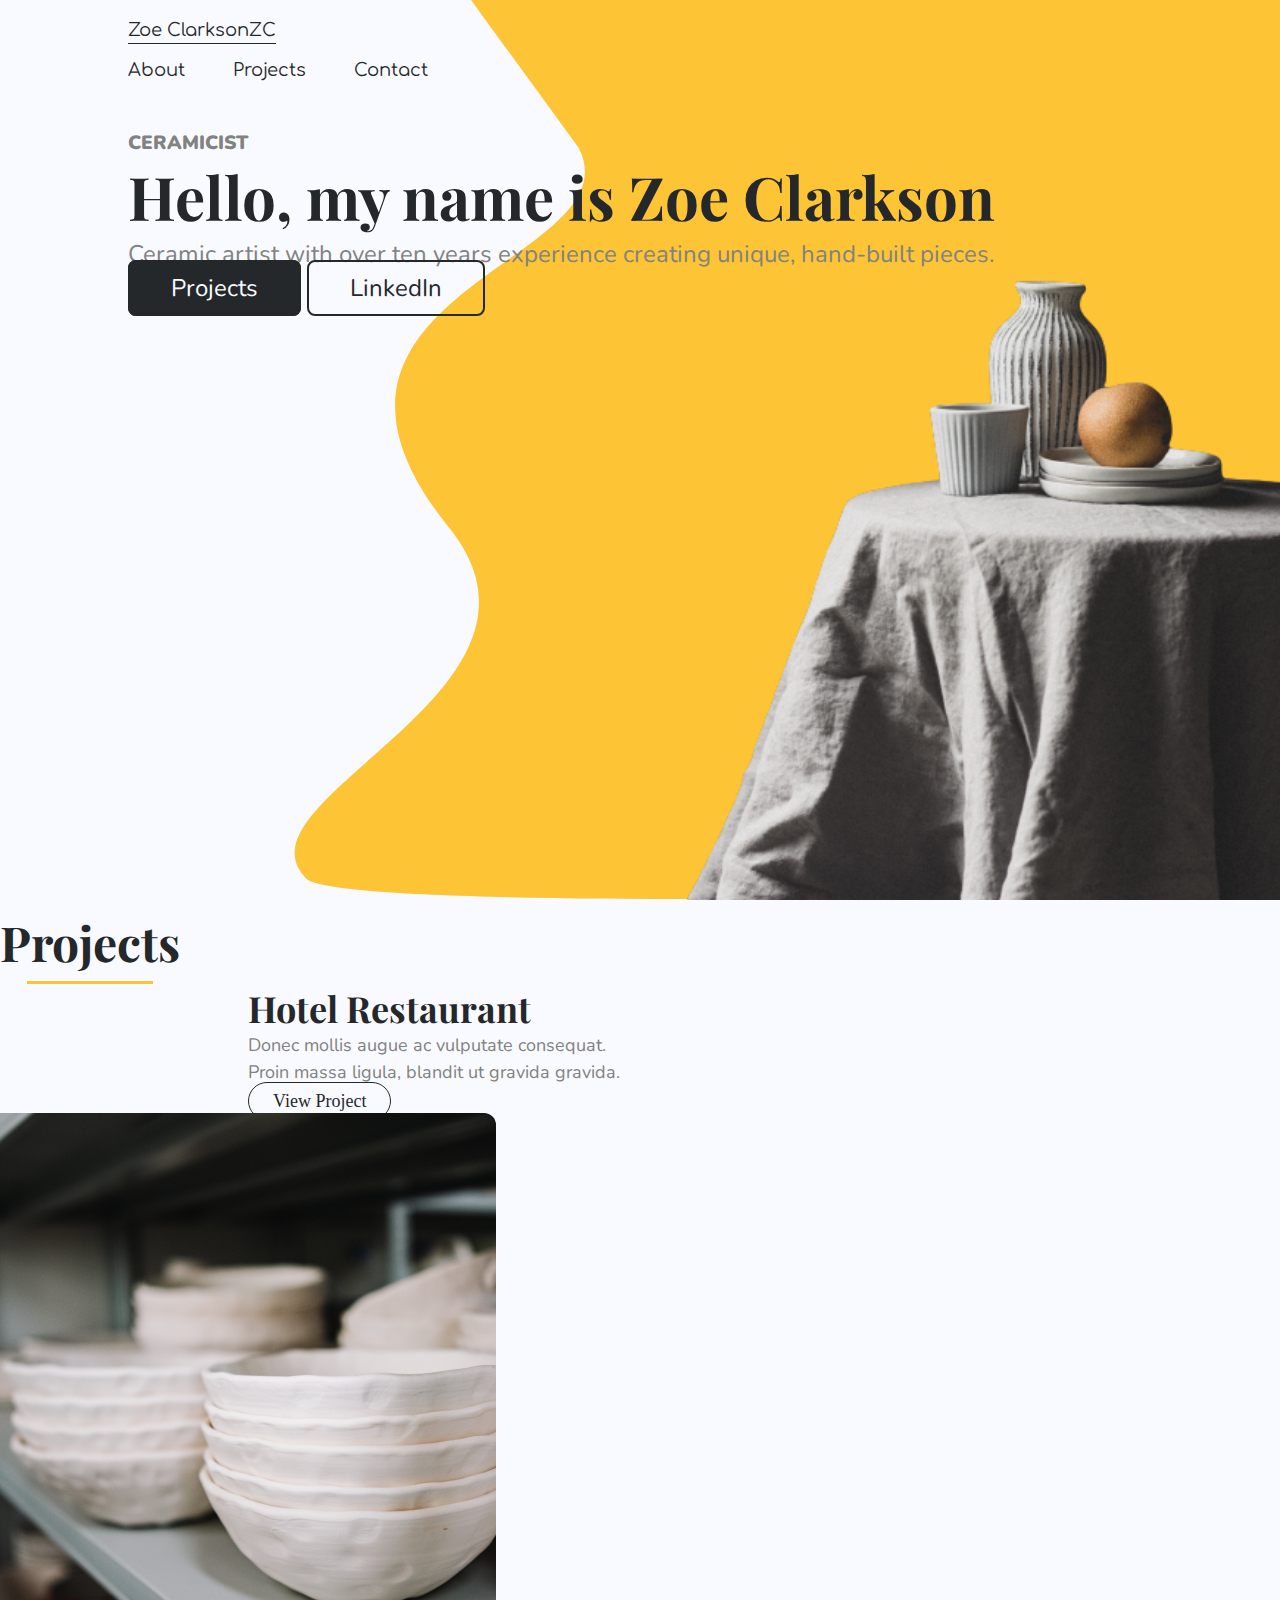
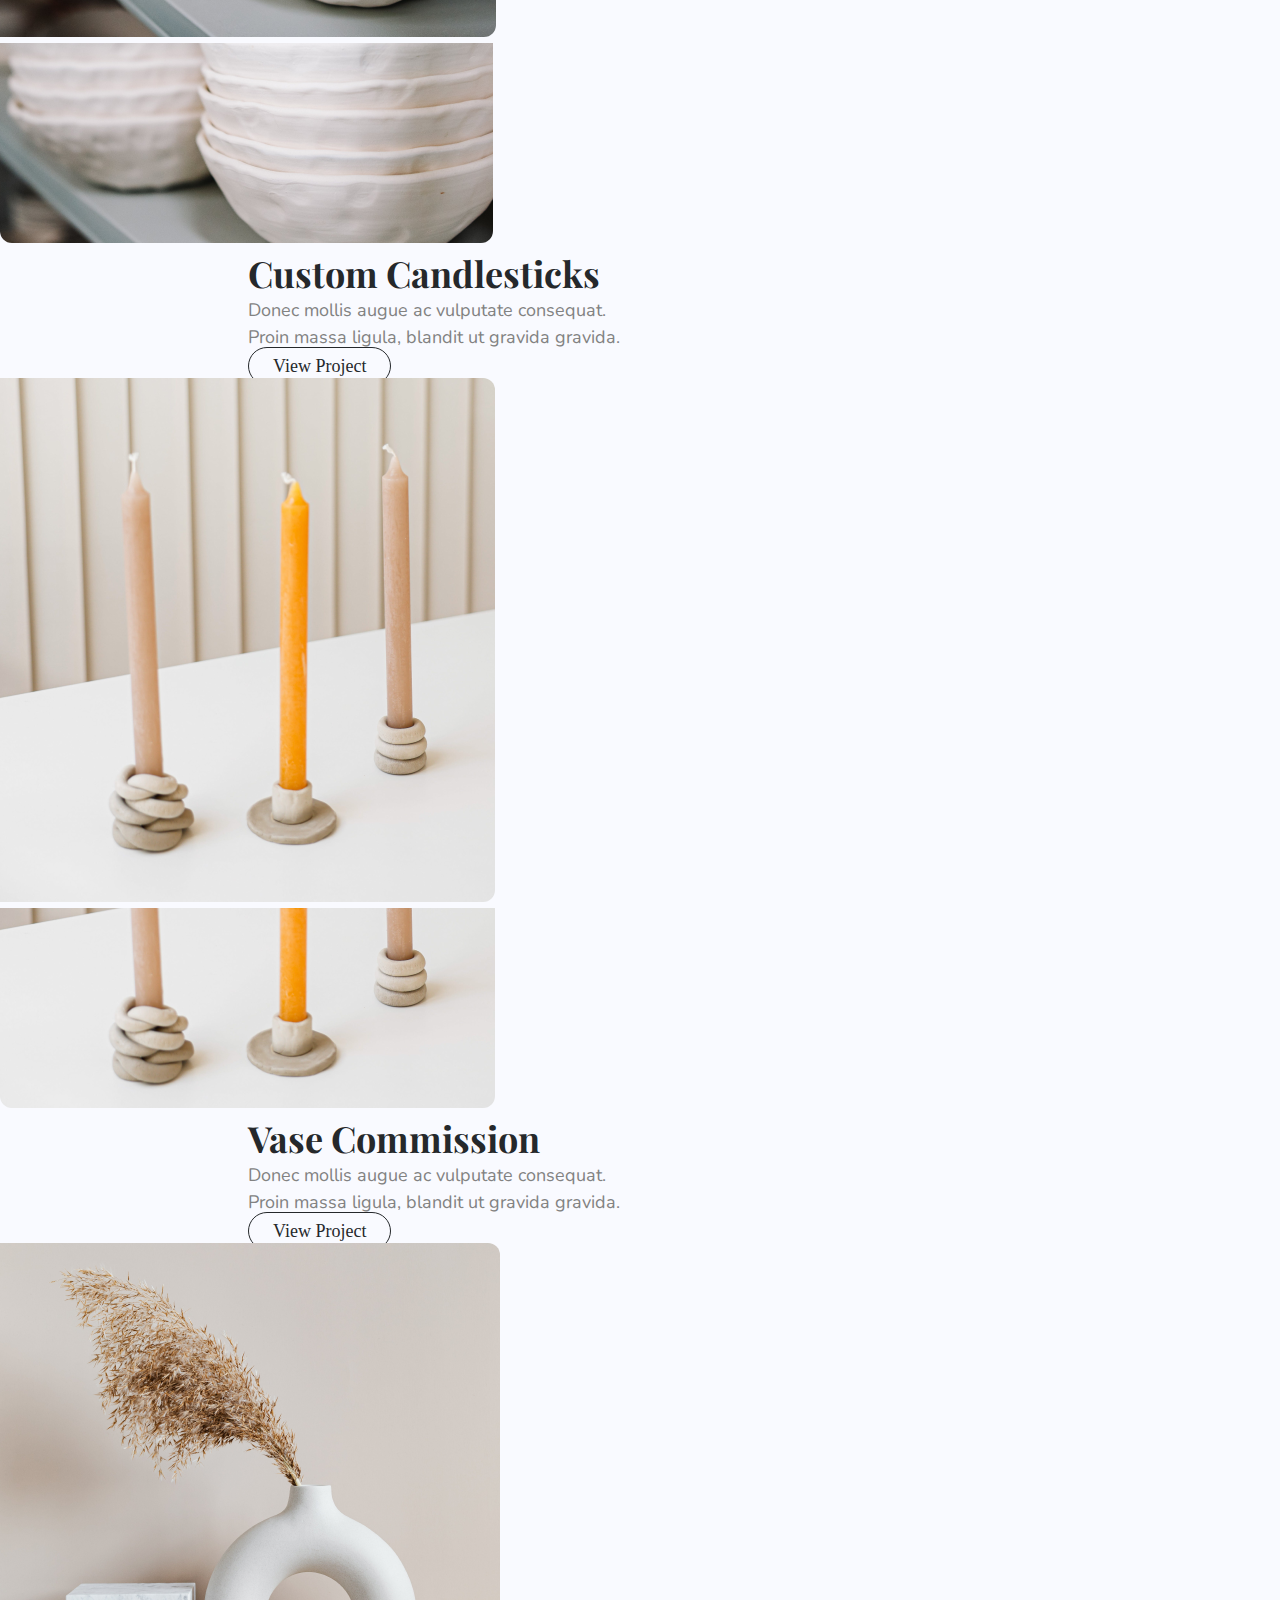
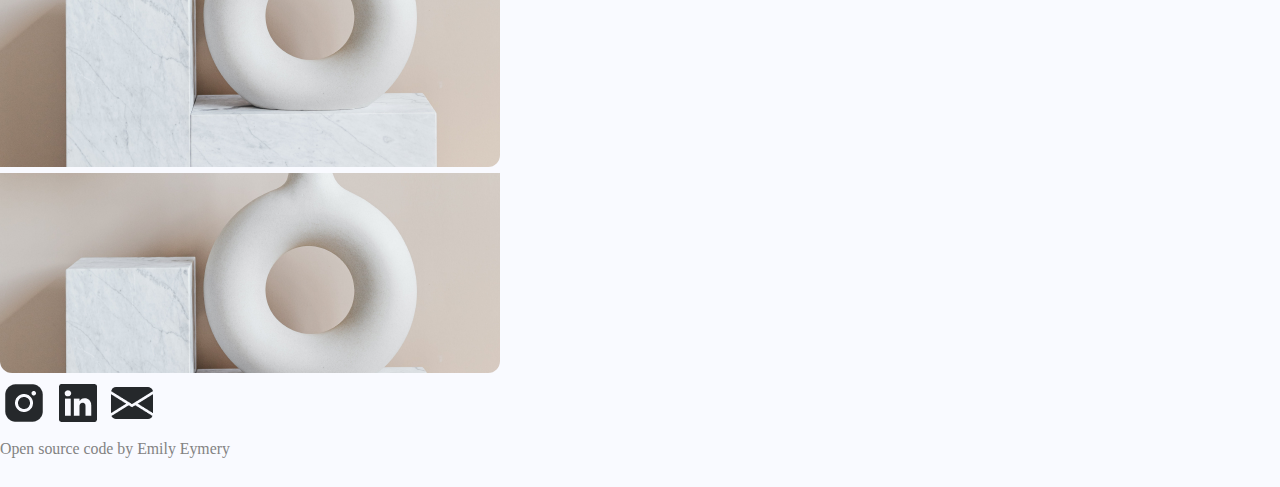
<file: index.html>
<!DOCTYPE html>
<html lang="en">
  <head>
    <meta charset="UTF-8" />
    <meta name="viewport" content="width=device-width, initial-scale=1.0" />
    <meta name="description" content="Zoe Clarkson is a UK based Ceramicist" />
    <title>Ceramicist - Zoe Clarkson</title>
    <link rel="icon" type="image/x-icon" href="/images/favicon.ico" />

    <link
      href="https://cdn.jsdelivr.net/npm/bootstrap@5.3.2/dist/css/bootstrap.min.css"
      rel="stylesheet"
      integrity="sha384-T3c6CoIi6uLrA9TneNEoa7RxnatzjcDSCmG1MXxSR1GAsXEV/Dwwykc2MPK8M2HN"
      crossorigin="anonymous"
    />
    <script
      src="https://cdn.jsdelivr.net/npm/bootstrap@5.3.2/dist/js/bootstrap.bundle.min.js"
      integrity="sha384-C6RzsynM9kWDrMNeT87bh95OGNyZPhcTNXj1NW7RuBCsyN/o0jlpcV8Qyq46cDfL"
      crossorigin="anonymous"
    ></script>
    <link rel="stylesheet" href="styles.css" />
    <link rel="preconnect" href="https://fonts.googleapis.com" />
    <link rel="preconnect" href="https://fonts.gstatic.com" crossorigin />
    <link
      href="https://fonts.googleapis.com/css2?family=Comfortaa:wght@700&family=Nunito&family=Playfair+Display:wght@700&display=swap"
      rel="stylesheet"
    />
  </head>
  <body>
    <div class="container-fluid">
      <div class="img-ctr">
        <img src="/images/yellow-bg.svg" class="image-fluid hero-bg" />
        <img
          class="image-fluid hero-img"
          src="/images/hero_img.png"
          alt="Ceramic objects and an orange on a table"
        />
      </div>
      <div class="navbar d-flex justify-content-between">
        <ul class="p-0">
          <li class="d-none d-md-block">
            <a href="/index.html" class="current-page" title="Homepage"
              >Zoe Clarkson</a
            >
          </li>
          <li class="d-md-none">
            <a href="/index.html" class="current-page" title="Homepage">ZC</a>
          </li>
        </ul>
        <ul class="right-nav">
          <li>
            <a href="/about.html" title="About Zoe">About</a>
          </li>
          <li>
            <a href="/index.html#projects" title="Projects">Projects</a>
          </li>
          <li>
            <a href="/contact.html" title="Contact Zoe">Contact</a>
          </li>
        </ul>
      </div>
      <div class="hero">
        <div class="text-ctr row">
          <div
            class="col-lg-6 hero-txt d-flex flex-column justify-content-center"
          >
            <h2>Ceramicist</h2>
            <h1 class="mb-4">Hello, my name is Zoe Clarkson</h1>
            <p class="mb-4">
              Ceramic artist with over ten years experience creating unique,
              hand-built pieces.
            </p>
            <div class="hero-btns d-flex">
              <a
                class="accent-btn me-2"
                href="/index.html#projects"
                title="Projects"
                >Projects</a
              >
              <a
                class="regular-btn"
                target="_blank"
                href="https://www.linkedin.com/"
                title="Linkedin"
                >LinkedIn</a
              >
            </div>
          </div>
        </div>
      </div>
      <div class="row">
        <div class="col text-center pt-5 projects-title">
          <h3 id="projects" class="mb-5">Projects</h3>
        </div>
      </div>
      <div class="row">
        <div class="col d-flex justify-content-center">
          <div
            class="card shadow-sm border border-0 mb-5"
            style="max-width: 70%"
          >
            <div class="row g-0">
              <div class="col-md-6 text-col">
                <div class="card-body">
                  <h4 class="card-title mb-3">Hotel Restaurant</h4>
                  <p class="card-text mb-3">
                    Donec mollis augue ac vulputate consequat. Proin massa
                    ligula, blandit ut gravida gravida.
                  </p>
                  <div>
                    <a
                      href="#"
                      class="regular-btn round-btn"
                      title="View Restaurant Project"
                      >View Project</a
                    >
                  </div>
                </div>
              </div>
              <div class="col-md-6">
                <img
                  src="/images/hotelrestaurant.png"
                  class="d-none d-md-block img-fluid card-img-right"
                  alt="White, stacked, ceramic vases"
                />
                <img
                  class="d-md-none img-fluid card-img-btm"
                  src="/images/hotelrestaurantcropped.png"
                  alt="White, stacked, ceramic vases"
                />
              </div>
            </div>
          </div>
        </div>
      </div>
      <div class="row">
        <div class="col d-flex justify-content-center">
          <div
            class="card shadow-sm border border-0 mb-5"
            style="max-width: 70%"
          >
            <div class="row g-0">
              <div class="col-md-6 text-col">
                <div class="card-body">
                  <h4 class="card-title mb-3">Custom Candlesticks</h4>
                  <p class="card-text mb-3">
                    Donec mollis augue ac vulputate consequat. Proin massa
                    ligula, blandit ut gravida gravida.
                  </p>
                  <div>
                    <a
                      href="#"
                      class="regular-btn round-btn"
                      title="View Candlestick Project"
                      >View Project</a
                    >
                  </div>
                </div>
              </div>
              <div class="col-md-6">
                <img
                  src="/images/candlestick.png"
                  class="d-none d-md-block img-fluid card-img-right"
                  alt="Ceramic candlestick holders and candles"
                />
                <img
                  class="d-md-none img-fluid card-img-btm"
                  src="/images/candlestickcropped.png"
                  alt="Ceramic candlestick holders and candles"
                />
              </div>
            </div>
          </div>
        </div>
      </div>
      <div class="row">
        <div class="col d-flex justify-content-center">
          <div
            class="card shadow-sm border border-0 mb-5"
            style="max-width: 70%"
          >
            <div class="row g-0">
              <div class="col-md-6 text-col">
                <div class="card-body">
                  <h4 class="card-title mb-3">Vase Commission</h4>
                  <p class="card-text mb-3">
                    Donec mollis augue ac vulputate consequat. Proin massa
                    ligula, blandit ut gravida gravida.
                  </p>
                  <div>
                    <a
                      href="#"
                      class="regular-btn round-btn"
                      title="View Vase Project"
                      >View Project</a
                    >
                  </div>
                </div>
              </div>
              <div class="col-md-6">
                <img
                  src="/images/vase.png"
                  class="d-none d-md-block img-fluid card-img-right"
                  alt="White, round, ceramic vase holding dried wheat"
                />
                <img
                  class="d-md-none img-fluid card-img-btm"
                  src="/images/vasecropped.png"
                  alt="White, round, ceramic vase holding dried wheat"
                />
              </div>
            </div>
          </div>
        </div>
      </div>
      <footer class="text-center">
        <div class="d-flex justify-content-center mb-3">
          <a
            href="https://www.instagram.com/"
            target="_blank"
            title="Instagram"
          >
            <img
              class="m-2 image-fluid"
              src="/images/insta.png"
              alt="Instagram icon"
            />
          </a>
          <a href="https://www.linkedin.com/" target="_blank" title="Linkedin">
            <img
              class="m-2 image-fluid"
              src="/images/linkedin.png"
              alt="Linkedin icon"
            />
          </a>
          <a href="mailto:zoe@fakeemail.co" title="Email">
            <img class="m-2" src="/images/mail.png" alt="Email icon" />
          </a>
        </div>

        <small
          ><a
            href="https://github.com/em-wb/sc-portfolio"
            target="_blank"
            title="GitHub"
            >Open source code</a
          >
          by Emily Eymery</small
        >
        <br />
        <br />
      </footer>
    </div>
  </body>
</html>
</file>
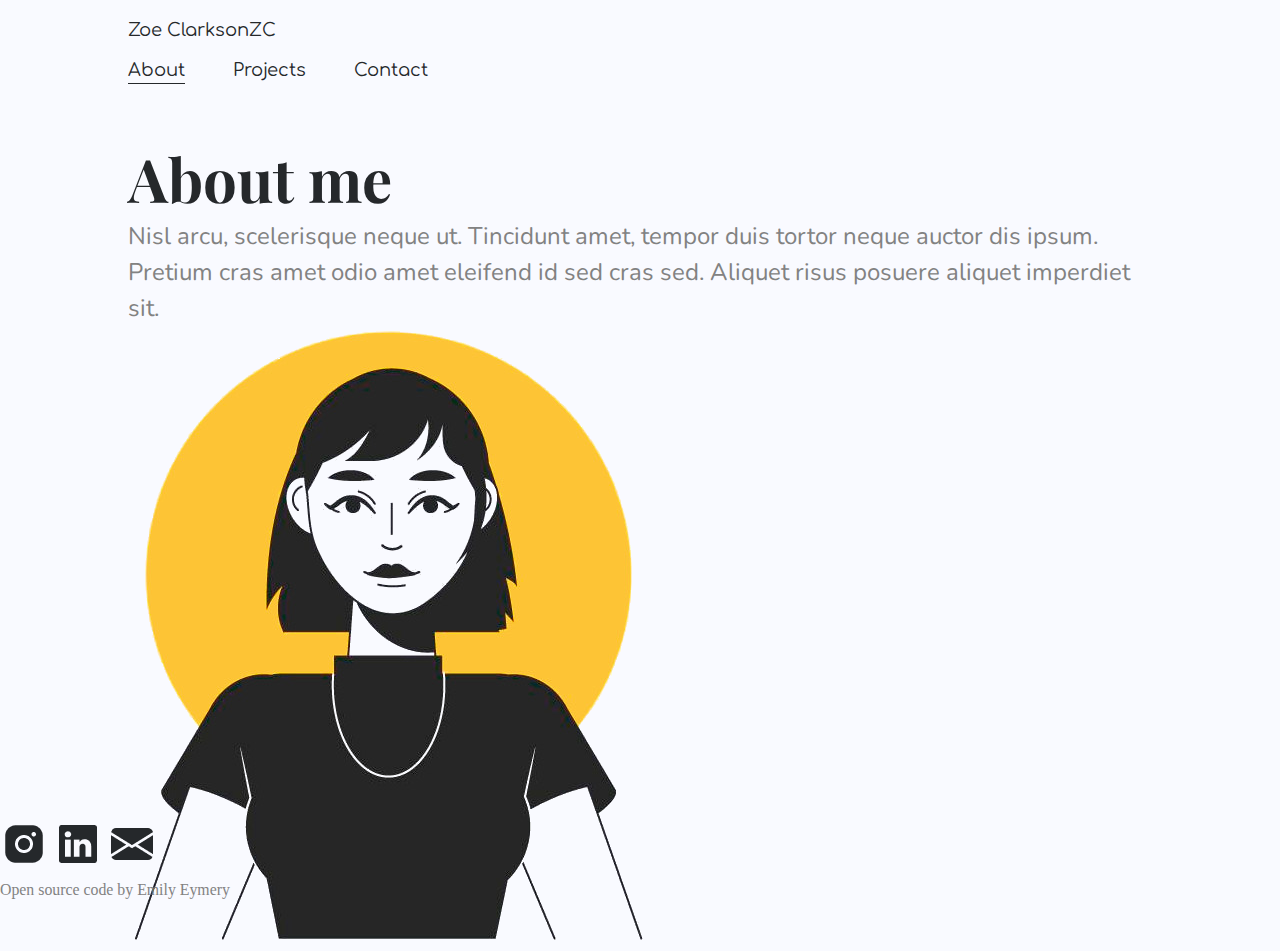
<file: about.html>
<!DOCTYPE html>
<html lang="en">
  <head>
    <meta charset="UTF-8" />
    <meta name="viewport" content="width=device-width, initial-scale=1.0" />
    <meta
      name="description"
      content="About Zoe Clarkson - UK based Ceramicist"
    />
    <title>Ceramicist - About Zoe Clarkson</title>
    <link rel="icon" type="image/x-icon" href="/images/favicon.ico" />

    <link
      href="https://cdn.jsdelivr.net/npm/bootstrap@5.3.2/dist/css/bootstrap.min.css"
      rel="stylesheet"
      integrity="sha384-T3c6CoIi6uLrA9TneNEoa7RxnatzjcDSCmG1MXxSR1GAsXEV/Dwwykc2MPK8M2HN"
      crossorigin="anonymous"
    />
    <script
      src="https://cdn.jsdelivr.net/npm/bootstrap@5.3.2/dist/js/bootstrap.bundle.min.js"
      integrity="sha384-C6RzsynM9kWDrMNeT87bh95OGNyZPhcTNXj1NW7RuBCsyN/o0jlpcV8Qyq46cDfL"
      crossorigin="anonymous"
    ></script>
    <link rel="stylesheet" href="styles.css" />
    <link rel="preconnect" href="https://fonts.googleapis.com" />
    <link rel="preconnect" href="https://fonts.gstatic.com" crossorigin />
    <link
      href="https://fonts.googleapis.com/css2?family=Comfortaa:wght@700&family=Nunito&family=Playfair+Display:wght@700&display=swap"
      rel="stylesheet"
    />
  </head>
  <body>
    <div class="container-fluid p-0 m-0">
      <div class="navbar d-flex space-around">
        <ul class="p-0">
          <li class="d-none d-md-block">
            <a href="/index.html" title="Homepage">Zoe Clarkson</a>
          </li>
          <li class="d-md-none">
            <a href="/index.html" title="Homepage">ZC</a>
          </li>
        </ul>
        <ul class="right-nav">
          <li>
            <a href="/about.html" class="current-page" title="About Zoe"
              >About</a
            >
          </li>
          <li>
            <a href="/index.html#projects" title="Projects">Projects</a>
          </li>
          <li>
            <a href="/contact.html" title="Contact Zoe">Contact</a>
          </li>
        </ul>
      </div>
      <div class="row page-ctr">
        <div
          class="about-txt col-lg-6 d-flex flex-column justify-content-center"
        >
          <h1 class="mb-4">About me</h1>
          <p>
            Nisl arcu, scelerisque neque ut. Tincidunt amet, tempor duis tortor
            neque auctor dis ipsum. Pretium cras amet odio amet eleifend id sed
            cras sed. Aliquet risus posuere aliquet imperdiet sit.
          </p>
        </div>
        <div class="col-lg-6 d-flex justify-content-center">
          <img
            class="image-fluid about-img"
            src="/images/face.png"
            alt="Illustrated headshot of a woman with short black hair"
          />
        </div>
      </div>

      <footer class="text-center">
        <div class="d-flex justify-content-center mb-3">
          <a
            href="https://www.instagram.com/"
            target="_blank"
            title="Instagram"
          >
            <img
              class="m-2 image-fluid"
              src="/images/insta.png"
              alt="Instagram icon"
            />
          </a>
          <a href="https://www.linkedin.com/" target="_blank" title="LinkedIn">
            <img
              class="m-2 image-fluid"
              src="/images/linkedin.png"
              alt="Linkedin icon"
            />
          </a>
          <a href="mailto:zoe@fakeemail.co" title="Email">
            <img class="m-2" src="/images/mail.png" alt="Email icon" />
          </a>
        </div>

        <small
          ><a
            href="https://github.com/em-wb/sc-portfolio"
            target="_blank"
            title="GitHub"
            >Open source code</a
          >
          by Emily Eymery</small
        >
        <br />
        <br />
      </footer>
    </div>
  </body>
</html>
</file>
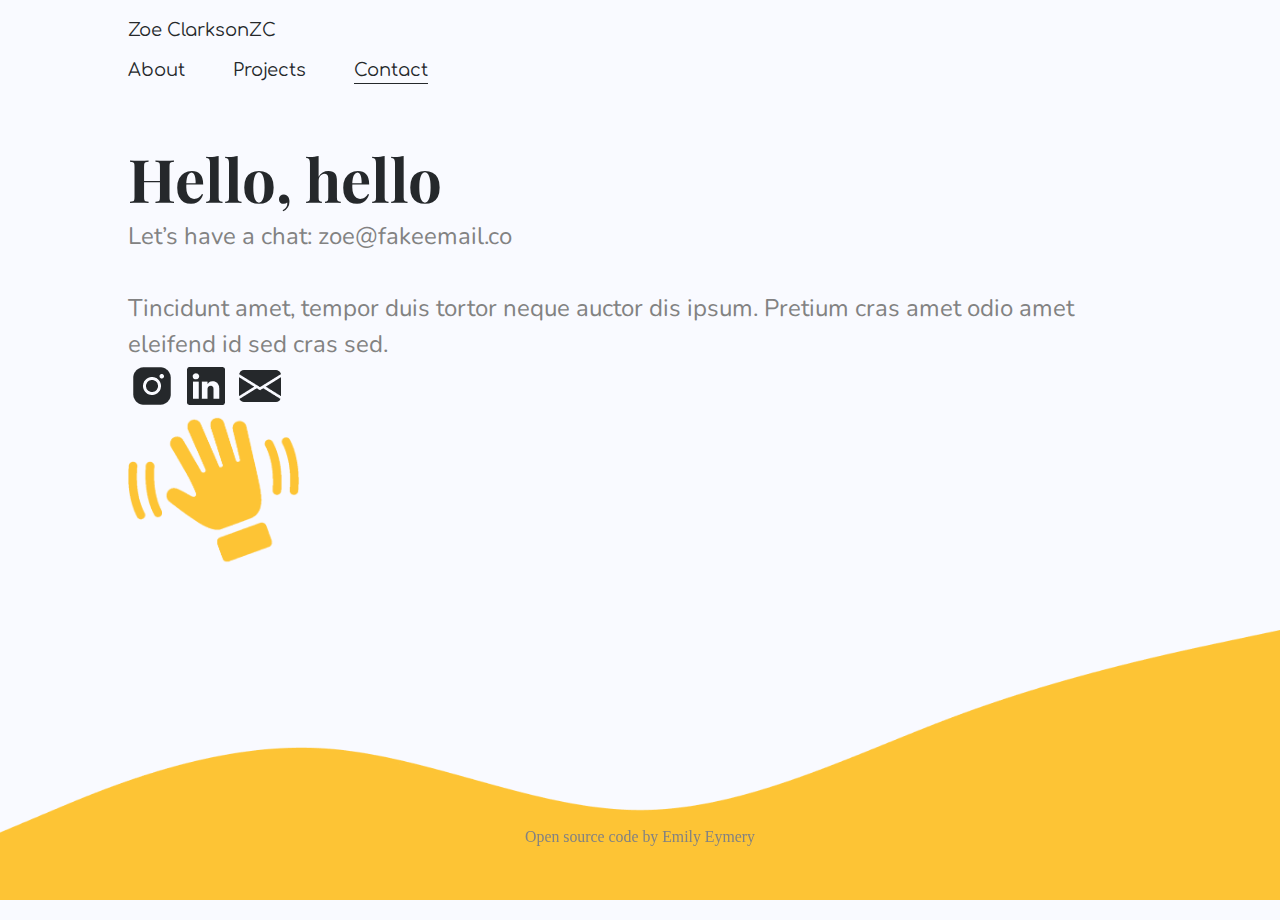
<file: contact.html>
<!DOCTYPE html>
<html lang="en">
  <head>
    <meta charset="UTF-8" />
    <meta name="viewport" content="width=device-width, initial-scale=1.0" />
    <meta
      name="description"
      content="Contact Zoe Clarkson - UK based Ceramicist"
    />
    <title>Ceramicist - Contact Zoe Clarkson</title>
    <link rel="icon" type="image/x-icon" href="/images/favicon.ico" />

    <link
      href="https://cdn.jsdelivr.net/npm/bootstrap@5.3.2/dist/css/bootstrap.min.css"
      rel="stylesheet"
      integrity="sha384-T3c6CoIi6uLrA9TneNEoa7RxnatzjcDSCmG1MXxSR1GAsXEV/Dwwykc2MPK8M2HN"
      crossorigin="anonymous"
    />
    <script
      src="https://cdn.jsdelivr.net/npm/bootstrap@5.3.2/dist/js/bootstrap.bundle.min.js"
      integrity="sha384-C6RzsynM9kWDrMNeT87bh95OGNyZPhcTNXj1NW7RuBCsyN/o0jlpcV8Qyq46cDfL"
      crossorigin="anonymous"
    ></script>
    <link rel="stylesheet" href="styles.css" />
    <link rel="preconnect" href="https://fonts.googleapis.com" />
    <link rel="preconnect" href="https://fonts.gstatic.com" crossorigin />
    <link
      href="https://fonts.googleapis.com/css2?family=Comfortaa:wght@700&family=Nunito&family=Playfair+Display:wght@700&display=swap"
      rel="stylesheet"
    />
  </head>
  <body>
    <div class="container-fluid p-0 d-flex flex-column justify-content-between">
      <div class="navbar d-flex space-around">
        <ul class="p-0">
          <li class="d-none d-md-block">
            <a href="/index.html" title="Homepage">Zoe Clarkson</a>
          </li>
          <li class="d-md-none">
            <a href="/index.html" title="Homepage">ZC</a>
          </li>
        </ul>
        <ul class="right-nav">
          <li>
            <a href="/about.html" title="About Zoe">About</a>
          </li>
          <li>
            <a href="/index.html#projects" title="Projects">Projects</a>
          </li>
          <li>
            <a href="/contact.html" class="current-page" title="Contact Zoe"
              >Contact</a
            >
          </li>
        </ul>
      </div>

      <div class="page-ctr row d-flex align-items-center mb-5">
        <div class="about-contact-txt col-lg-6 d-flex">
          <div>
            <h1 class="mb-4">Hello, hello</h1>
            <p>
              Let’s have a chat: zoe@fakeemail.co <br />
              <br />
              Tincidunt amet, tempor duis tortor neque auctor dis ipsum. Pretium
              cras amet odio amet eleifend id sed cras sed.
            </p>
            <div class="contact-icons d-flex justify-content-start">
              <a
                href="https://www.instagram.com/"
                target="_blank"
                title="Instagram"
              >
                <img
                  class="ml-0 mr-2 mt-2 mb-2 image-fluid"
                  src="/images/insta.png"
                  alt="Instagram icon"
                />
              </a>
              <a
                href="https://www.linkedin.com/"
                target="_blank"
                title="LinkedIn"
              >
                <img
                  class="m-2 image-fluid"
                  src="/images/linkedin.png"
                  alt="Linkedin icon"
                />
              </a>
              <a href="mailto:zoe@fakeemail.co" title="Email">
                <img class="m-2" src="/images/mail.png" alt="Email icon" />
              </a>
            </div>
          </div>
        </div>
        <div class="col-lg-6">
          <img
            class="waving-img image-fluid ms-5"
            src="/images/waving.png"
            alt="Yellow waving hand icon"
          />
        </div>
      </div>

      <footer
        class="contact-footer d-flex align-items-center justify-content-center"
      >
        <small class="contact-footer-text"
          ><a
            href="https://github.com/em-wb/sc-portfolio"
            target="_blank"
            title="GitHub"
            >Open source code</a
          >
          by Emily Eymery</small
        >
        <br />
        <br />
      </footer>
    </div>
  </body>
</html>
</file>
<file: styles.css>
:root {
  --heading-font: "Playfair Display", serif;
  --main-font: "Nunito", sans-serif;
  --nav-font: "Comfortaa", sans-serif;
  --main-color: #25282b;
  --body-color: #828282;
  --accent-color: #fdc435;
  --bg-color: #f9faff;
}

html {
  font-size: 24px;
}

* {
  margin: 0;
  padding: 0;
  box-sizing: border-box;
}

body {
  background-color: var(--bg-color);
  color: var(--main-color);
}

h1 {
  font-size: 2.5rem;
}

h2 {
  color: var(--body-color);
  font-family: var(--main-font);
  text-transform: uppercase;
  font-size: 0.8rem;
  font-weight: 900;
}

h1,
h4 {
  color: var(--main-color);
  font-family: var(--heading-font);
}

h4 {
  font-size: 1.5rem;
}

p {
  color: var(--body-color);
  font-family: var(--main-font);
  line-height: 150%;
  font-size: 1rem;
}

a {
  text-decoration: none;
  color: var(--main-color);
  transition: all ease-in-out 150ms;
}

a:visited {
  color: var(--main-color);
  text-decoration: none;
}

a:hover {
  cursor: pointer;
  opacity: 70%;
}

ul {
  display: flex;
  margin: 20px 0;
}

li {
  list-style: none;
}

h3 {
  position: relative;
  display: inline-block;
  font-family: var(--heading-font);
  font-size: 2rem;
  margin-bottom: 10px;
}

h3::after {
  content: "";
  display: block;
  width: 70%;
  height: 3px;
  background-color: #fdc435;
  position: absolute;
  bottom: -10px;
  left: 15%;
}

small,
small > a {
  font-size: 0.66rem;
  color: var(--body-color);
}

a > img {
  width: 2rem;
  height: 2rem;
  padding: 0;
}

.hero-btns > a {
  font-family: var(--main-font);
  font-size: 1rem;
  text-decoration: none;
  padding: 1% 4%;
  border-radius: 8px;
}

.container-fluid {
  height: 100vh;
}

.navbar {
  font-family: var(--nav-font);
  font-size: 0.75rem;
  padding: 0 10%;
}

.right-nav {
  gap: 48px;
  padding-left: 0;
}

.current-page {
  text-decoration: underline;
  text-underline-offset: 0.3rem;
}

.hero {
  box-sizing: border-box;
  padding: 0 10%;
  margin: 0;
}

.text-ctr {
  height: 90vh;
  padding: 30px 0 120px 0;
}

.regular-btn {
  border: solid 2px var(--main-color);
}

.accent-btn {
  border: solid 2px var(--main-color);
  background-color: var(--main-color);
  color: var(--bg-color);
}

.accent-btn:visited {
  color: var(--bg-color);
}

.hero-bg {
  position: absolute;
  height: 100vh;
  right: 0;
  bottom: 0;
  top: 0;
  z-index: -1;
}
.hero-img {
  position: absolute;
  right: 0;
  height: 100vh;
  top: 0;
  z-index: -1;
}

.round-btn {
  border-radius: 24px;
  padding: 2% 6%;
  border: solid 1px var(--main-color);
}

.card {
  height: auto;
  min-width: 42%;
}

.card-text,
.round-btn {
  font-size: 0.75rem;
}

.text-col {
  display: flex;
  justify-content: center;
  align-items: center;
}

.card-body {
  border-radius: 0.5rem;
  max-width: 400px;
}

.card-img-right {
  border-radius: 0 0.5rem 0.5rem 0;
}

.card-img-left {
  border-radius: 0.5rem 0 0 0.5rem;
}

.card-img-btm {
  border-radius: 0 0 0.5rem 0.5rem;
}

.page-ctr {
  height: 80%;
  padding: 3% 10% 3% 10%;
}

.waving-img {
  height: 150px;
  width: auto;
}

.contact-footer {
  background-image: url("/images/contactfooter.png");
  background-size: 100% 100%;
  background-position: cover;
  background-repeat: no-repeat;
  height: 30%;
  width: 100vw;
  position: fixed;
  bottom: 0;
}

.contact-footer-text {
  position: absolute;
  bottom: 20%;
  width: 100%;
  text-align: center;
}

@media screen and (max-width: 768px) {
  ul {
    margin: 20px 50px 20px 0;
  }

  .text-ctr {
    text-align: center;
  }
}

@media screen and (max-width: 992px) {
  html {
    font-size: 15px;
  }

  .text-ctr {
    text-align: center;
    padding: 0;
  }

  .hero-btns {
    justify-content: center;
  }

  .img-ctr {
    display: none;
  }

  .hero {
    background-color: var(--accent-color);
    height: auto;
  }

  .page-ctr {
    text-align: center;
  }

  .about-img {
    height: 300px;
    width: auto;
  }

  .contact-icons {
    justify-content: center !important;
  }

  .right-nav {
    gap: 16px;
    margin: 0;
  }

  .waving-img {
    display: none;
  }
}
</file>
